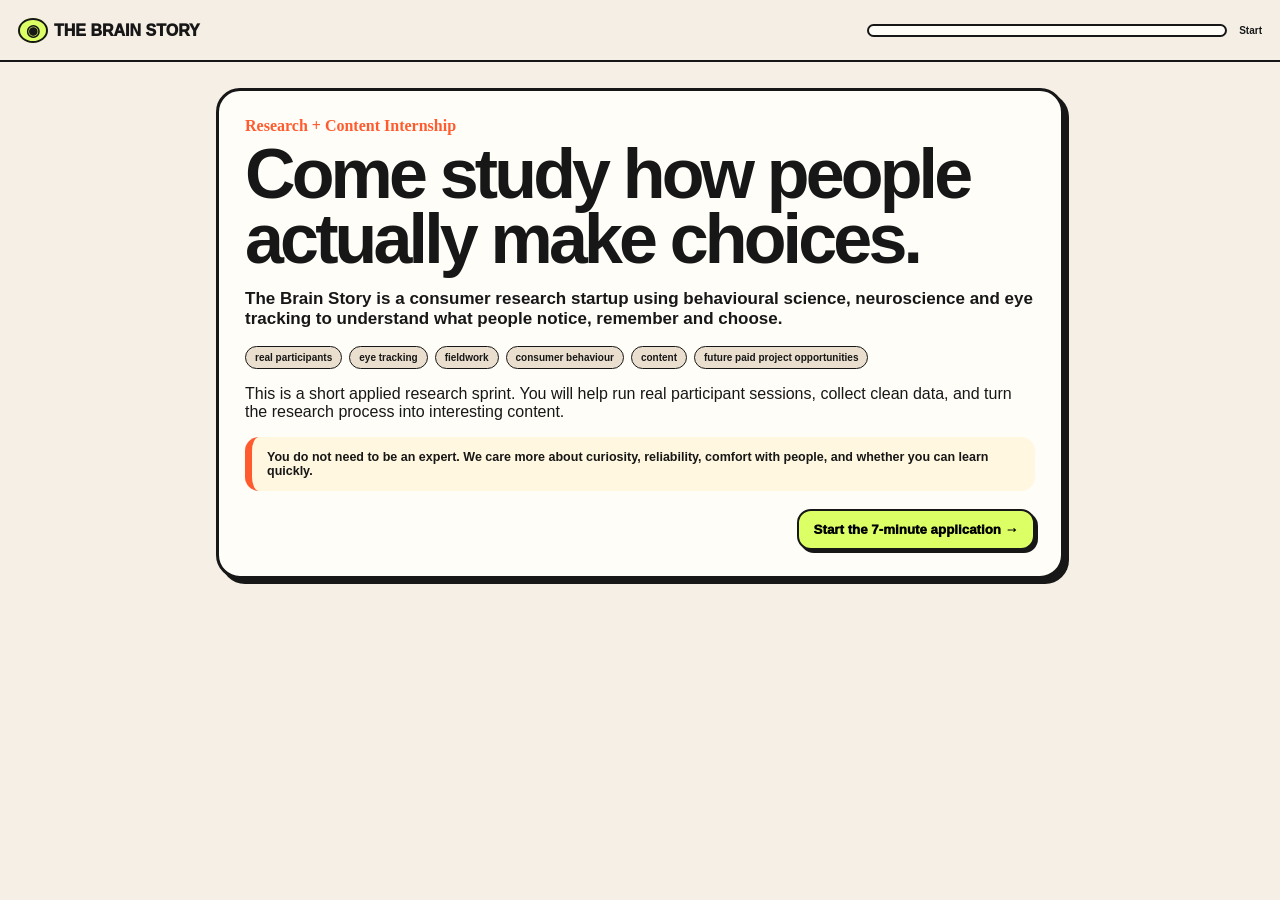
<file: frontend/apply.html>
<!doctype html>
<html lang="en">
<head>
<meta charset="utf-8"><meta name="viewport" content="width=device-width,initial-scale=1">
<title>The Brain Story | Research + Content Intern Application</title>
<style>
:root{--i:#171717;--p:#f5efe5;--w:#fffdf8;--o:#ff5b2e;--l:#ddff66;--b:#92cbff;--v:#c9afff;--pk:#ffbac8;--g:#ccefc1;--y:#fff1a6;--s:#eadfce;--m:#6b645b;--sh:5px 5px 0 var(--i);--f:Inter,Arial,sans-serif;--h:"Segoe Print","Comic Sans MS",cursive}
*{box-sizing:border-box}body{margin:0;background:var(--p);color:var(--i);font-family:var(--f);background-image:radial-gradient(rgba(23,23,23,.10) .7px,transparent .7px);background-size:20px 20px}
.top{position:sticky;top:0;z-index:20;height:62px;display:flex;align-items:center;gap:12px;border-bottom:2px solid var(--i);background:rgba(245,239,229,.95);padding:0 18px}.brand{font-weight:950}.brand span{background:var(--l);border:2px solid var(--i);border-radius:50%;padding:2px 6px;margin-right:6px}.ps{margin-left:auto;width:min(360px,42vw);height:13px;border:2px solid var(--i);border-radius:999px;background:var(--w);overflow:hidden}.pb{height:100%;width:0;background:var(--o);transition:.25s}.ctr{font-size:10px;font-weight:900;white-space:nowrap}
.wrap{max-width:880px;margin:auto;padding:26px 16px 70px}.screen{display:none}.screen.active{display:block}
.hero,.card,.task,.final{border:3px solid var(--i);border-radius:24px;background:var(--w);box-shadow:var(--sh);padding:26px}.k{font-family:var(--h);font-weight:900;color:var(--o)}h1{font-size:clamp(38px,7vw,70px);line-height:.93;letter-spacing:-.055em;margin:7px 0 14px}h2{font-size:31px;line-height:1;letter-spacing:-.04em;margin:0 0 7px}h3{font-size:18px;margin:0 0 6px}.lede{font-size:17px;font-weight:650}.chips,.opts{display:flex;flex-wrap:wrap;gap:7px}.chip,.tag{border:1.6px solid var(--i);border-radius:999px;background:var(--s);padding:5px 9px;font-size:10px;font-weight:900}
.note{border-left:7px solid var(--o);background:#fff7df;border-radius:14px;padding:13px 15px;font-size:12.5px;font-weight:700;margin-top:15px}.btn{border:2px solid var(--i);border-radius:14px;padding:11px 15px;background:var(--l);font-weight:950;box-shadow:3px 3px 0 var(--i);cursor:pointer}.btn.sec{background:var(--w)}.btn.dark{background:var(--i);color:#fff}.actions{display:flex;justify-content:space-between;gap:10px;margin-top:18px}
.head{display:flex;gap:12px;align-items:flex-start;margin-bottom:16px}.num{width:42px;height:42px;border:2px solid var(--i);border-radius:12px;background:var(--o);color:#fff;display:grid;place-items:center;font-family:var(--h);font-weight:950;transform:rotate(-3deg)}.head p{margin:0;color:var(--m);font-size:13px;font-weight:650}
.card{border-width:2px;border-radius:18px;box-shadow:4px 4px 0 var(--i);padding:18px;margin-bottom:14px}.blue{background:#eef8ff}.yellow{background:#fff9d8}.violet{background:#f4eeff}.pink{background:#fff0f3}.green{background:#f0faeb}
.q{margin-bottom:17px}.q:last-child{margin-bottom:0}.qt{display:block;font-size:14px;font-weight:900;margin-bottom:6px}.help{font-size:10.5px;color:var(--m);font-weight:650;margin-bottom:7px}input[type=text],input[type=email],input[type=tel],input[type=url],textarea,select{width:100%;border:2px solid var(--i);border-radius:12px;background:var(--w);padding:10px 11px;font:inherit;font-size:13px}textarea{min-height:90px;resize:vertical}.opt input{display:none}.opt span{display:block;border:1.6px solid var(--i);border-radius:999px;background:var(--w);padding:7px 10px;font-size:11px;font-weight:850;cursor:pointer}.opt input:checked+span{background:var(--l);box-shadow:2px 2px 0 var(--i)}
.g2{display:grid;grid-template-columns:1fr 1fr;gap:12px}.fun{border:3px solid var(--i);border-radius:18px;background:var(--y);padding:17px;box-shadow:4px 4px 0 var(--i);margin-bottom:14px}.mini{font-family:var(--h);font-size:13px;font-weight:900;color:var(--o)}.task{background:linear-gradient(135deg,#fff9d8,#eef8ff);padding:20px}.task h3{font-size:24px}.task ol{padding-left:21px;font-size:12.5px;font-weight:650}.final{text-align:center}.big{font-size:64px}.small{font-size:9.5px;color:var(--m);margin-top:12px}
@media(max-width:680px){.g2{grid-template-columns:1fr}.hero{padding:22px}.ps{width:30vw}}
</style>
</head>
<body>
<div class="top"><div class="brand"><span>◉</span>THE BRAIN STORY</div><div class="ps"><div id="pb" class="pb"></div></div><div id="ctr" class="ctr">Start</div></div>
<div class="wrap"><form id="f" novalidate>

<section class="screen active">
<div class="hero">
<div class="k">Research + Content Internship</div>
<h1>Come study how people actually make choices.</h1>
<p class="lede">The Brain Story is a consumer research startup using behavioural science, neuroscience and eye tracking to understand what people notice, remember and choose.</p>
<div class="chips"><span class="chip">real participants</span><span class="chip">eye tracking</span><span class="chip">fieldwork</span><span class="chip">consumer behaviour</span><span class="chip">content</span><span class="chip">future paid project opportunities</span></div>
<p>This is a short applied research sprint. You will help run real participant sessions, collect clean data, and turn the research process into interesting content.</p>
<div class="note">You do not need to be an expert. We care more about curiosity, reliability, comfort with people, and whether you can learn quickly.</div>
<div class="actions"><span></span><button type="button" class="btn next">Start the 7-minute application →</button></div>
</div></section>

<section class="screen">
<div class="head"><div class="num">01</div><div><h2>Hello, human.</h2><p>Basics first. Keep it easy.</p></div></div>
<div class="card blue">
<div class="g2"><div class="q"><label class="qt">Your name *</label><input required name="name" type="text"></div><div class="q"><label class="qt">Email *</label><input required name="email" type="email"></div><div class="q"><label class="qt">Phone / WhatsApp *</label><input required name="phone" type="tel"></div><div class="q"><label class="qt">City *</label><input required name="city" type="text"></div></div>
<div class="q"><label class="qt">What are you doing right now? *</label><div class="opts">
<label class="opt"><input required type="radio" name="stage" value="Undergraduate"><span>Undergraduate</span></label><label class="opt"><input type="radio" name="stage" value="Masters"><span>Masters</span></label><label class="opt"><input type="radio" name="stage" value="PhD"><span>PhD</span></label><label class="opt"><input type="radio" name="stage" value="Working"><span>Working</span></label><label class="opt"><input type="radio" name="stage" value="Other"><span>Other</span></label>
</div></div>
<div class="q"><label class="qt">Field / course / work</label><input name="field" type="text" placeholder="Psychology? Design? Marketing? Neuroscience? Something else?"></div>
</div>
<div class="fun"><div class="mini">Tiny personality test, without pretending it is psychology</div><div class="q"><label class="qt">Describe yourself in 3 words.</label><input name="three_words" type="text" placeholder="curious, chaotic, reliable"></div><div class="q"><label class="qt">One oddly useful skill you have?</label><input name="odd_skill" type="text" placeholder="Talking to strangers? Great at Excel? Finds good camera angles?"></div></div>
<div class="actions"><button type="button" class="btn sec prev">← Back</button><button type="button" class="btn next">Next →</button></div>
</section>

<section class="screen">
<div class="head"><div class="num">02</div><div><h2>Why this?</h2><p>Tell us what actually sounds interesting to you.</p></div></div>
<div class="card yellow">
<div class="q"><label class="qt">Why do you want to work with The Brain Story? *</label><textarea required name="why_tbs" maxlength="700" placeholder="No corporate language needed."></textarea></div>
<div class="q"><label class="qt">Which parts sound most like you?</label><div class="opts">
<label class="opt"><input type="checkbox" name="strengths" value="Participant sessions"><span>Participant sessions</span></label><label class="opt"><input type="checkbox" name="strengths" value="Talking to people"><span>Talking to people</span></label><label class="opt"><input type="checkbox" name="strengths" value="Research thinking"><span>Research thinking</span></label><label class="opt"><input type="checkbox" name="strengths" value="Content/video"><span>Content + video</span></label><label class="opt"><input type="checkbox" name="strengths" value="Spreadsheets/detail"><span>Spreadsheets + detail</span></label><label class="opt"><input type="checkbox" name="strengths" value="Market research"><span>Market research</span></label>
</div></div>
<div class="q"><label class="qt">What would make this internship worth your time?</label><textarea name="what_you_want" maxlength="500" placeholder="A skill? Real experience? Portfolio? Future paid work?"></textarea></div>
</div>
<div class="actions"><button type="button" class="btn sec prev">← Back</button><button type="button" class="btn next">Next →</button></div>
</section>

<section class="screen">
<div class="head"><div class="num">03</div><div><h2>Your research brain.</h2><p>No experience is completely fine.</p></div></div>
<div class="card violet">
<div class="q"><label class="qt">Have you collected data from real participants?</label><div class="opts">
<label class="opt"><input type="radio" name="participant_data" value="Yes, independently"><span>Yes, independently</span></label><label class="opt"><input type="radio" name="participant_data" value="Yes, in a team"><span>Yes, in a team</span></label><label class="opt"><input type="radio" name="participant_data" value="Coursework only"><span>Coursework only</span></label><label class="opt"><input type="radio" name="participant_data" value="Never"><span>Never</span></label>
</div></div>
<div class="q"><label class="qt">If yes, what did you actually do?</label><textarea name="data_exp" maxlength="500" placeholder="Recruitment, surveys, interviews, experiments, EEG, eye tracking, fieldwork..."></textarea></div>
<div class="q"><label class="qt">Tools you have touched before</label><div class="opts">
<label class="opt"><input type="checkbox" name="tools" value="Google Forms"><span>Google Forms</span></label><label class="opt"><input type="checkbox" name="tools" value="Excel/Sheets"><span>Excel / Sheets</span></label><label class="opt"><input type="checkbox" name="tools" value="Qualtrics"><span>Qualtrics</span></label><label class="opt"><input type="checkbox" name="tools" value="R/Python"><span>R / Python</span></label><label class="opt"><input type="checkbox" name="tools" value="SPSS/JASP"><span>SPSS / JASP</span></label><label class="opt"><input type="checkbox" name="tools" value="Eye tracking"><span>Eye tracking</span></label><label class="opt"><input type="checkbox" name="tools" value="None yet"><span>None yet</span></label>
</div></div>
</div>
<div class="fun"><div class="mini">Fieldwork reality check</div><div class="q"><label class="qt">A participant joins 15 minutes late. Their webcam is dark and the room is noisy. What do you do?</label><textarea name="field_scenario" maxlength="600" placeholder="No perfect answer. We want to see how you think."></textarea></div></div>
<div class="actions"><button type="button" class="btn sec prev">← Back</button><button type="button" class="btn next">Next →</button></div>
</section>

<section class="screen">
<div class="head"><div class="num">04</div><div><h2>Your content brain.</h2><p>Everyone will help us explain the research too.</p></div></div>
<div class="card pink">
<div class="q"><label class="qt">Have you made content before?</label><div class="opts">
<label class="opt"><input type="radio" name="content_exp" value="Regularly"><span>Regularly</span></label><label class="opt"><input type="radio" name="content_exp" value="A little"><span>A little</span></label><label class="opt"><input type="radio" name="content_exp" value="Behind the scenes"><span>Mostly BTS</span></label><label class="opt"><input type="radio" name="content_exp" value="Want to learn"><span>No, but want to learn</span></label>
</div></div>
<div class="q"><label class="qt">Link something you are proud of</label><input name="content_link" type="url" placeholder="Instagram / YouTube / portfolio / Drive"></div>
<div class="q"><label class="qt">What can you comfortably do?</label><div class="opts">
<label class="opt"><input type="checkbox" name="content_skills" value="Shoot phone video"><span>Shoot phone video</span></label><label class="opt"><input type="checkbox" name="content_skills" value="Edit reels"><span>Edit reels</span></label><label class="opt"><input type="checkbox" name="content_skills" value="Write hooks"><span>Write hooks</span></label><label class="opt"><input type="checkbox" name="content_skills" value="Design carousels"><span>Design carousels</span></label><label class="opt"><input type="checkbox" name="content_skills" value="Speak on camera"><span>Speak on camera</span></label><label class="opt"><input type="checkbox" name="content_skills" value="None yet"><span>None yet</span></label>
</div></div>
<div class="q"><label class="qt">Give us one reel idea around this line:</label><div class="note" style="margin:0 0 8px"><b>“What people say they notice is not always what their eyes actually look at.”</b></div><textarea name="reel_idea" maxlength="600" placeholder="Hook + what we show + how it ends."></textarea></div>
</div>
<div class="actions"><button type="button" class="btn sec prev">← Back</button><button type="button" class="btn next">Next →</button></div>
</section>

<section class="screen">
<div class="head"><div class="num">05</div><div><h2>The 10-minute challenge.</h2><p>Please do not spend an hour on this.</p></div></div>
<div class="task">
<div class="k">Mini consumer research challenge</div>
<h3>Imagine a new chewable product for everyday energy and focus.</h3>
<p>It is meant for students and young professionals who currently rely on coffee, energy drinks or similar products.</p>
<ol>
<li>Spend about <b>10 minutes</b> looking at this space online.</li>
<li>Tell us <b>3 things products in this space keep saying</b>.</li>
<li>Tell us <b>1 thing that feels repetitive or boring</b>.</li>
<li>Tell us <b>1 thing you would want to learn from real consumers before launch</b>.</li>
<li>In <b>3 simple steps</b>, tell us how you would test that question.</li>
</ol>
<p class="help">No jargon needed. We are looking for observation, curiosity and whether your test makes sense.</p>
<div class="q"><label class="qt">Three things you noticed *</label><textarea required name="task_three" maxlength="800" placeholder="1. ...&#10;2. ...&#10;3. ..."></textarea></div>
<div class="q"><label class="qt">What feels repetitive or boring?</label><textarea name="task_boring" maxlength="450"></textarea></div>
<div class="q"><label class="qt">What would you want to learn from consumers?</label><textarea name="task_question" maxlength="450"></textarea></div>
<div class="q"><label class="qt">How would you test it in 3 simple steps?</label><textarea name="task_design" maxlength="700" placeholder="Step 1...&#10;Step 2...&#10;Step 3..."></textarea></div>
</div>
<div class="actions"><button type="button" class="btn sec prev">← Back</button><button type="button" class="btn next">Next →</button></div>
</section>

<section class="screen">
<div class="head"><div class="num">06</div><div><h2>Can this work practically?</h2><p>Boring questions. Useful answers.</p></div></div>
<div class="card green">
<div class="q"><label class="qt">Can you commit to a focused 3 to 4 week sprint?</label><div class="opts">
<label class="opt"><input required type="radio" name="commit" value="Yes"><span>Yes</span></label><label class="opt"><input type="radio" name="commit" value="Need details"><span>Probably, need details</span></label><label class="opt"><input type="radio" name="commit" value="No"><span>No</span></label>
</div></div>
<div class="q"><label class="qt">Roughly how much time can you give each week?</label><select name="hours"><option value="">Choose one</option><option>3-5 hours</option><option>5-8 hours</option><option>8-12 hours</option><option>12+ hours</option></select></div>
<div class="q"><label class="qt">Can you occasionally travel locally for fieldwork if expenses are covered?</label><div class="opts"><label class="opt"><input type="radio" name="travel" value="Yes"><span>Yes</span></label><label class="opt"><input type="radio" name="travel" value="Sometimes"><span>Sometimes</span></label><label class="opt"><input type="radio" name="travel" value="No"><span>No</span></label></div></div>
<div class="q"><label class="qt">Do you have access to these?</label><div class="opts"><label class="opt"><input type="checkbox" name="devices" value="Laptop webcam"><span>Laptop + webcam</span></label><label class="opt"><input type="checkbox" name="devices" value="Phone camera"><span>Phone with decent camera</span></label><label class="opt"><input type="checkbox" name="devices" value="Stable internet"><span>Stable internet</span></label></div></div>
<div class="q"><label class="qt">Anything we should know about your schedule?</label><textarea name="schedule_notes" maxlength="400"></textarea></div>
</div>
<div class="note">Strong performers may be invited first for future paid TBS project roles, depending on performance and project availability.</div>
<div class="actions"><button type="button" class="btn sec prev">← Back</button><button type="button" class="btn next">Last page →</button></div>
</section>

<section class="screen">
<div class="head"><div class="num">07</div><div><h2>One last thing.</h2><p>This often tells us more than a CV.</p></div></div>
<div class="fun">
<div class="q"><label class="qt">What is something you are unusually curious about right now?</label><textarea name="curiosity" maxlength="500" placeholder="Research, people, culture, sport, food, the internet, anything."></textarea></div>
<div class="q"><label class="qt">Anything else you want us to know?</label><textarea name="anything_else" maxlength="500"></textarea></div>
</div>
<div class="card"><p style="font-size:12px"><b>Before you submit:</b> this is an application to the TBS Research + Content Internship. We may contact shortlisted applicants for a short conversation. Information here is used for this recruitment process and related future TBS project opportunities.</p></div>
<div class="actions"><button type="button" class="btn sec prev">← Back</button><button type="submit" class="btn dark">Send application ✓</button></div>
<div class="small">Your responses are sent securely to The Brain Story. If the connection fails, a backup file downloads so nothing is lost.</div>
</section>

<section class="screen">
<div class="final"><div class="big">🧠✨</div><h2>Application received.</h2><p>Thanks for actually thinking through it.</p><p>If shortlisted, we will reach out with the next step.</p></div>
</section>

</form></div>
<script>
const SUBMIT_ENDPOINT="/api/applications";
const f=document.getElementById("f"),S=[...document.querySelectorAll(".screen")],pb=document.getElementById("pb"),ctr=document.getElementById("ctr");let c=0;
function show(n){c=n;S.forEach((s,i)=>s.classList.toggle("active",i===n));pb.style.width=(n===0?0:Math.min(100,n/7*100))+"%";ctr.textContent=n===0?"Start":(n===8?"Done":n+" / 7");scrollTo(0,0)}
function valid(){for(const e of S[c].querySelectorAll("[required]")){if(e.type==="radio"){if(!S[c].querySelector('input[name="'+e.name+'"]:checked'))return false}else if(!e.value.trim())return false}return true}
function firstInvalidScreen(){for(let i=0;i<S.length;i++){for(const e of S[i].querySelectorAll("[required]")){if(e.type==="radio"){if(!S[i].querySelector('input[name="'+e.name+'"]:checked'))return i}else if(!e.value.trim())return i}}return -1}
document.querySelectorAll(".next").forEach(b=>b.onclick=()=>valid()?show(Math.min(c+1,7)):alert("A couple of required questions are still empty."));
document.querySelectorAll(".prev").forEach(b=>b.onclick=()=>show(Math.max(c-1,0)));
function obj(){const d=new FormData(f),o={};for(const[k,v]of d.entries()){if(o[k]){if(!Array.isArray(o[k]))o[k]=[o[k]];o[k].push(v)}else o[k]=v}o.submitted_at=new Date().toISOString();return o}
function backup(o){const n=(o.name||"applicant").replace(/[^a-z0-9]+/gi,"_");const b=new Blob([JSON.stringify(o,null,2)],{type:"application/json"}),a=document.createElement("a");a.href=URL.createObjectURL(b);a.download="TBS_Intern_Application_"+n+".json";a.click()}
f.onsubmit=async e=>{e.preventDefault();const bad=firstInvalidScreen();if(bad>=0){show(bad);alert("A couple of required questions are still empty.");return}const o=obj();try{if(SUBMIT_ENDPOINT){const r=await fetch(SUBMIT_ENDPOINT,{method:"POST",headers:{"Content-Type":"application/json"},body:JSON.stringify(o)});if(!r.ok)throw Error()}else backup(o);show(8)}catch(x){backup(o);alert("Online submission failed, so a backup file was downloaded.");show(8)}}
</script>
</body></html>
</file>
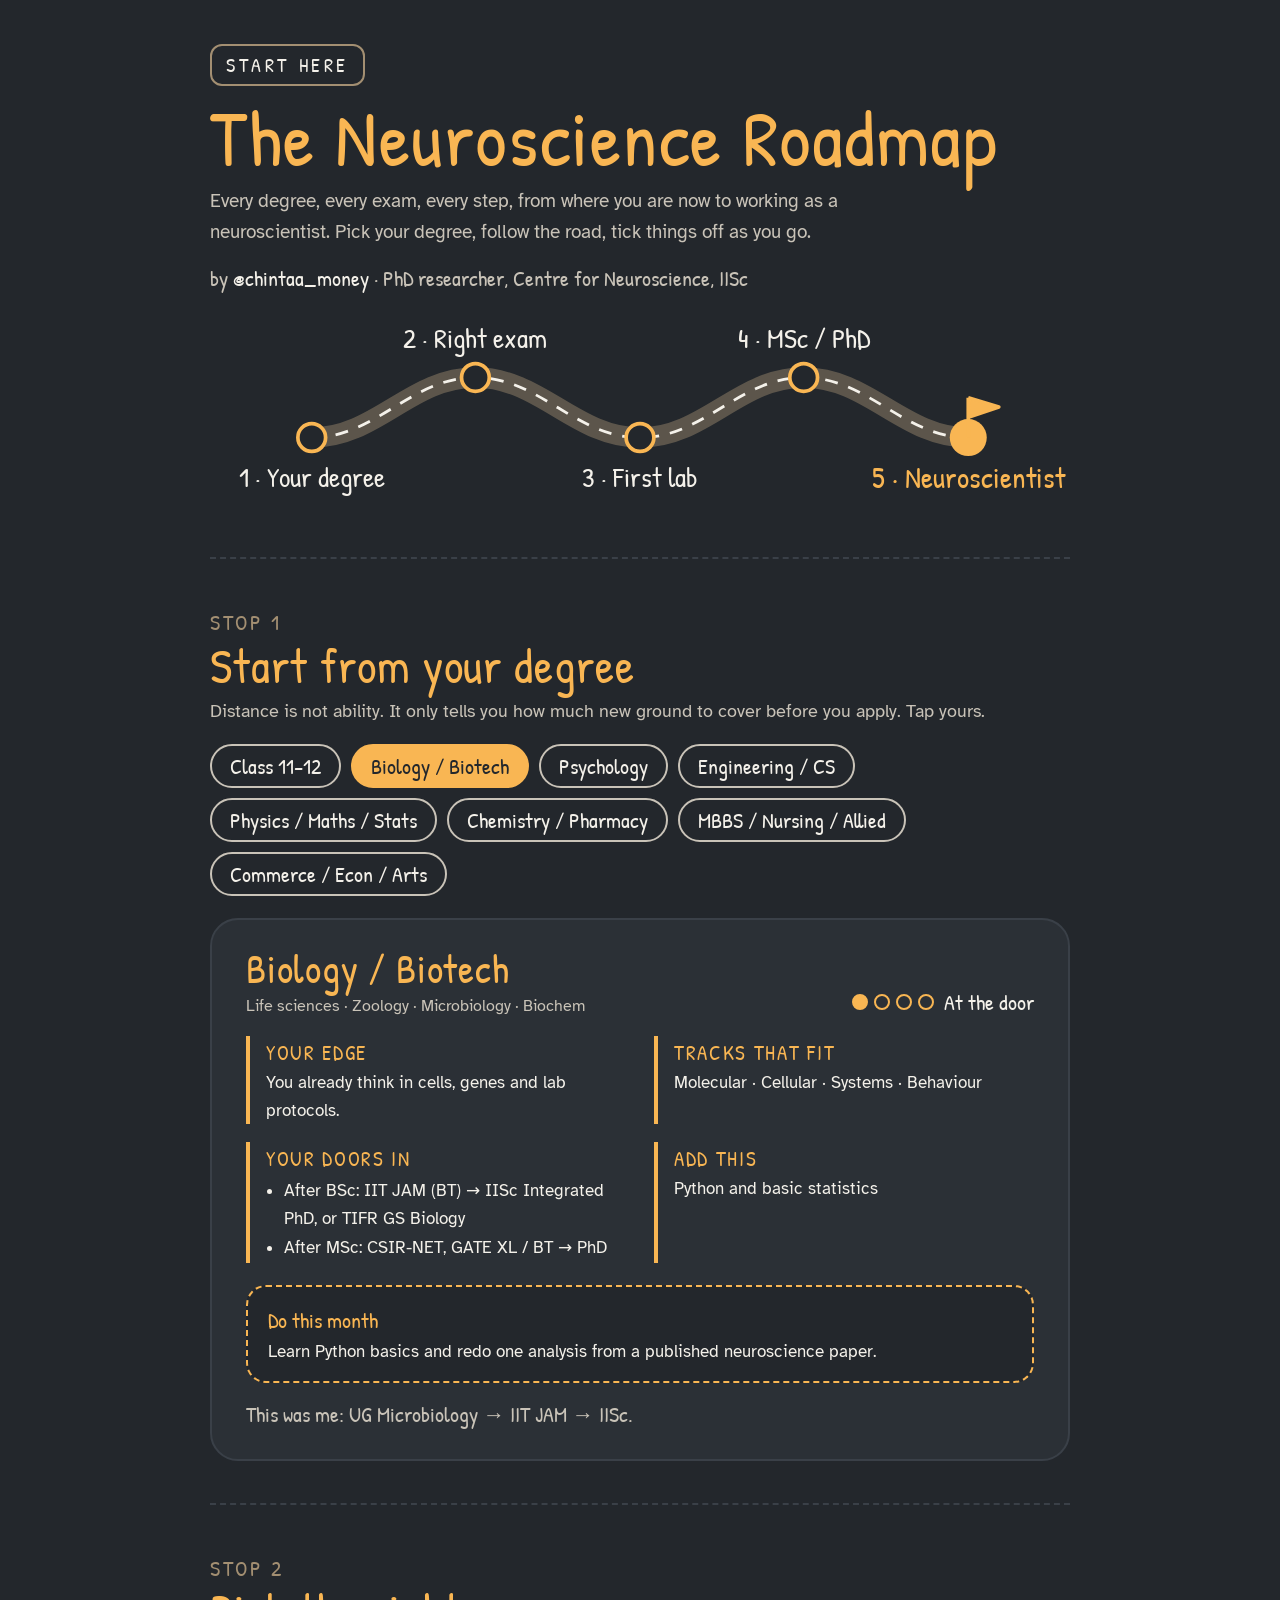
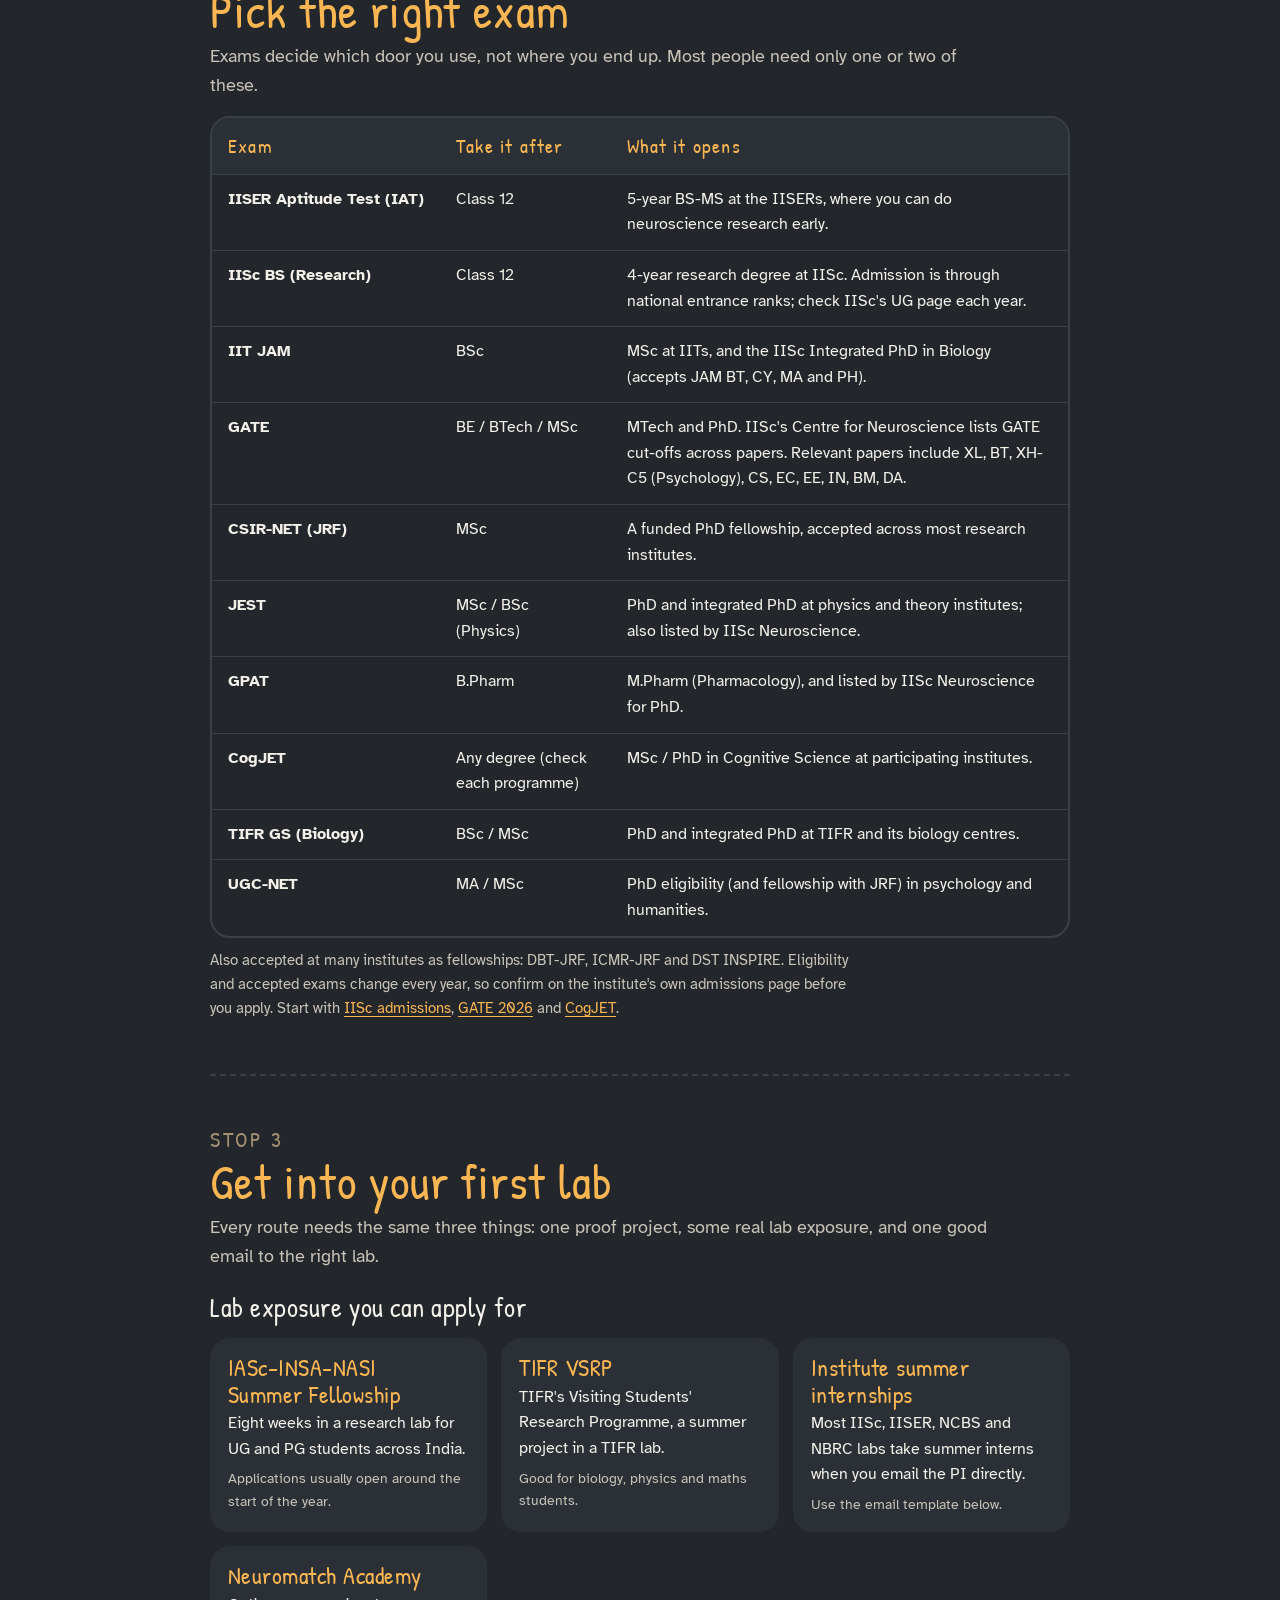
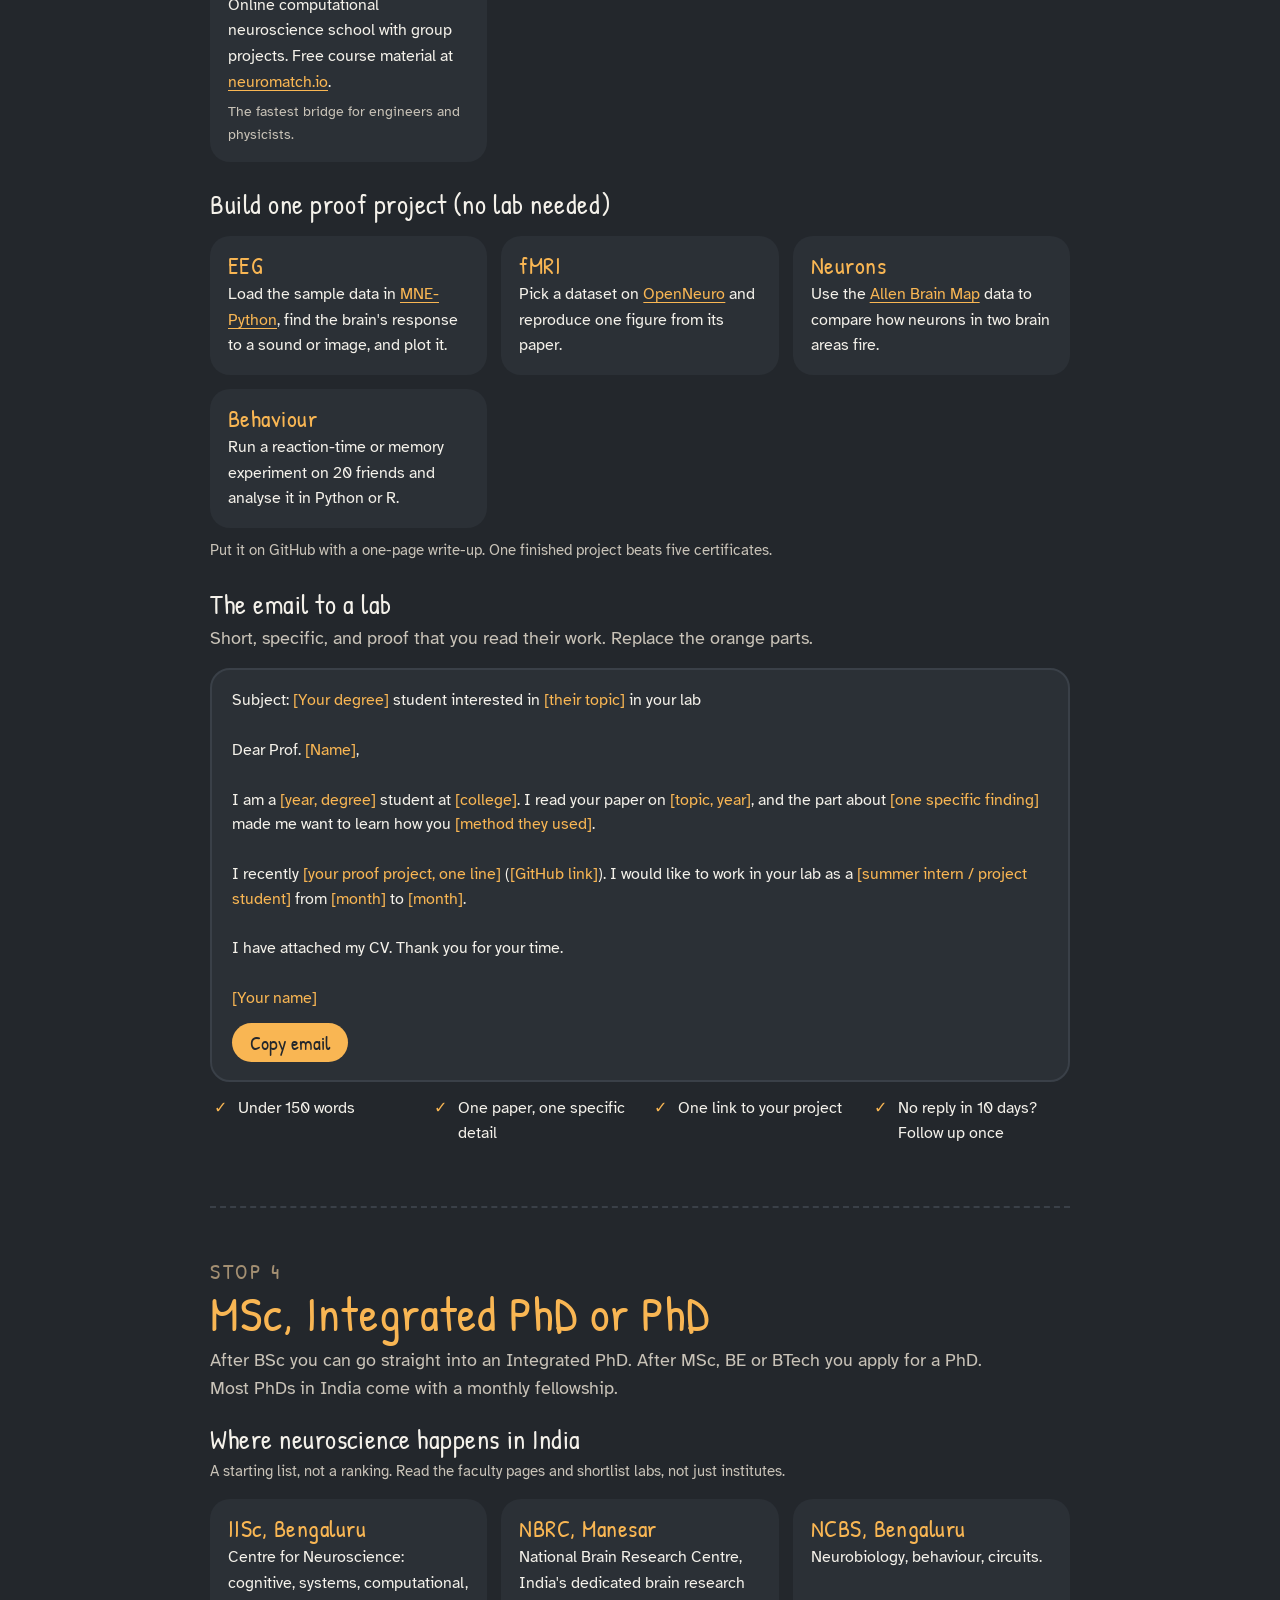
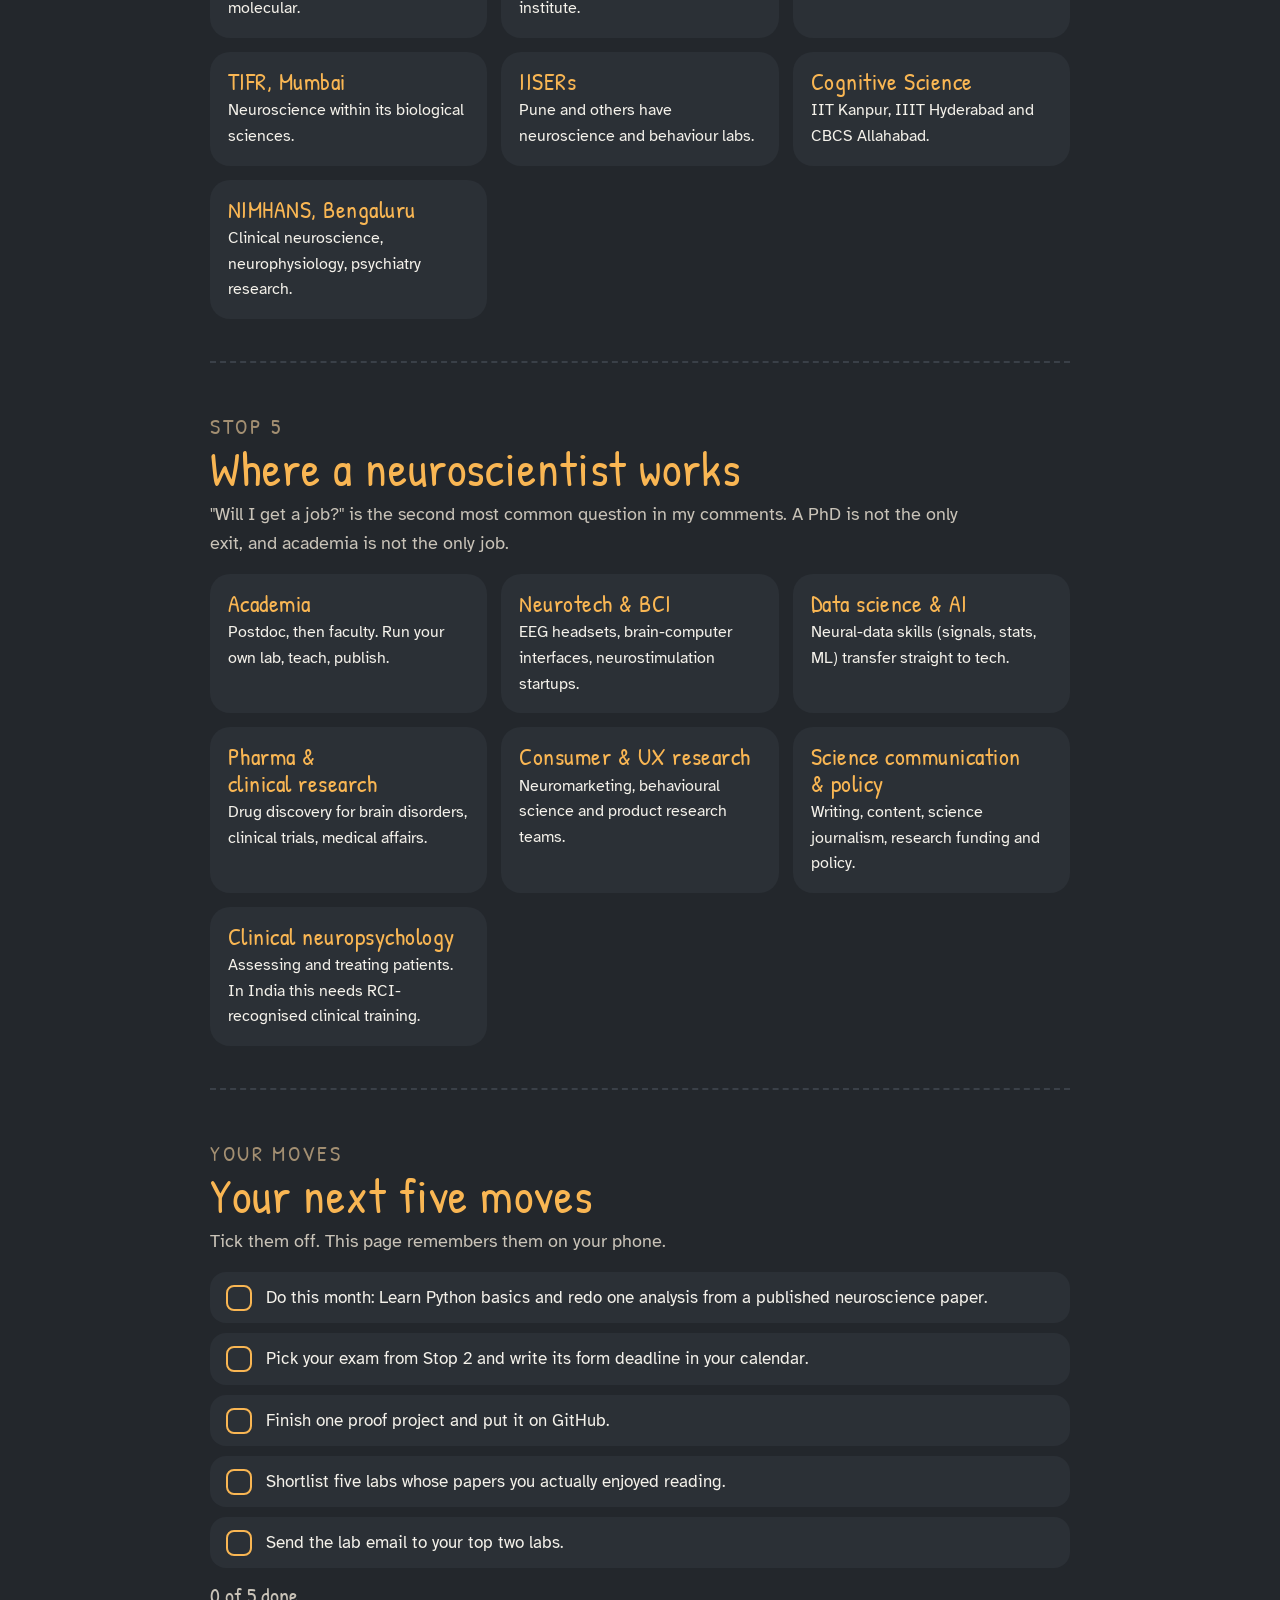
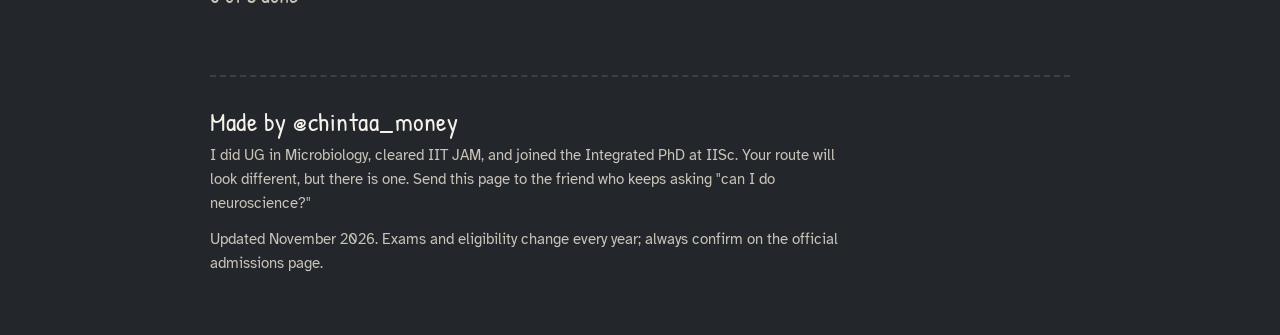
<file: frontend/roadmap.html>
<!doctype html>
<html lang="en"><head>
<meta charset="utf-8">
<meta name="viewport" content="width=device-width,initial-scale=1,viewport-fit=cover">
<meta property="og:title" content="The Neuroscience Roadmap">
<meta property="og:description" content="Every degree, every exam, every step into neuroscience. By @chintaa_money.">
<title>The Neuroscience Roadmap</title>
<meta name="claude:viewport-fit-sides" content="cover">
<link rel="preconnect" href="https://fonts.googleapis.com">
<link href="https://fonts.googleapis.com/css2?family=Patrick+Hand&family=Atkinson+Hyperlegible:ital,wght@0,400;0,700;1,400&display=swap" rel="stylesheet">
<style>
/* Layout: one long road down the page; each stop on the carousel's road is a section, the degree picker is the first stop. Single dark look = @chintaa_money carousel brand. */
:root{
  --bg:#23272C; --panel:#2B3036; --line:#3A4048;
  --fg:#F4F1EA; --dim:#C9C3B8; --tan:#A38F72;
  --or:#F9B653; --ink:#23272C;
  --hand:'Patrick Hand','Comic Sans MS','Segoe Print',cursive;
  --text:'Atkinson Hyperlegible',system-ui,-apple-system,'Segoe UI',sans-serif;
  color-scheme:dark;
}
*{box-sizing:border-box}
body{background:var(--bg);color:var(--fg);font-family:var(--text);font-size:17px;line-height:1.6;margin:0;
  padding-left:max(16px,env(safe-area-inset-left,0px));padding-right:max(16px,env(safe-area-inset-right,0px));padding-block:0 48px}
.wrap{max-width:860px;margin:0 auto}
a{color:var(--or);text-underline-offset:3px}
a:focus-visible,button:focus-visible,label:focus-within{outline:3px solid var(--or);outline-offset:3px;border-radius:8px}
h1,h2,h3,.hand{font-family:var(--hand);font-weight:400;letter-spacing:.02em;text-wrap:balance}
h1{font-size:clamp(46px,9vw,78px);line-height:.98;color:var(--or);margin:14px 0 10px}
h2{font-size:clamp(34px,6vw,48px);line-height:1.05;color:var(--or);margin:0 0 6px}
h3{font-size:27px;line-height:1.1;margin:0 0 4px;color:var(--fg)}
p{margin:0 0 12px;max-width:65ch}
.pill{display:inline-block;font-family:var(--hand);font-size:20px;letter-spacing:.18em;border:2px solid var(--tan);border-radius:12px;padding:3px 14px;color:var(--fg)}
.lede{font-size:19px;color:var(--dim);max-width:58ch}
.by{font-family:var(--hand);font-size:22px;color:var(--dim);margin-top:14px}
.by b{color:var(--fg);font-weight:400}

header{padding-block:44px 8px}
/* road nav */
.roadnav{margin:26px 0 8px;overflow-x:auto}
.roadnav svg{display:block;width:100%;min-width:560px;height:auto;font-family:var(--hand)}
.roadnav a text{fill:var(--fg);transition:fill .15s}
.roadnav a:hover text,.roadnav a:focus text{fill:var(--or)}
.roadnav a:hover circle.stop{fill:var(--or)}

section.stop{padding-block:46px 8px;border-top:2px dashed var(--line);margin-top:34px}
.stopno{font-family:var(--hand);color:var(--tan);font-size:22px;letter-spacing:.12em}
.why{color:var(--dim);font-size:18px}

/* degree picker */
.chips{display:flex;flex-wrap:wrap;gap:10px;margin:18px 0 22px}
.chip{font-family:var(--hand);font-size:22px;line-height:1.1;color:var(--fg);background:transparent;border:2px solid var(--dim);border-radius:40px;padding:8px 18px;cursor:pointer}
.chip:hover{border-color:var(--or)}
.chip[aria-pressed="true"]{background:var(--or);border-color:var(--or);color:var(--ink)}
.route{background:var(--panel);border:2px solid var(--line);border-radius:28px;padding:26px clamp(18px,4vw,34px)}
.route-head{display:flex;flex-wrap:wrap;justify-content:space-between;gap:10px 20px;align-items:flex-end;margin-bottom:16px}
.route-head h3{font-size:clamp(30px,5vw,40px);color:var(--or)}
.route-head .sub{color:var(--dim);font-size:16px}
.meter{display:flex;align-items:center;gap:10px;font-family:var(--hand);font-size:22px}
.dots{display:flex;gap:6px}
.dots i{width:16px;height:16px;border-radius:50%;border:2.5px solid var(--or);display:block}
.dots i.on{background:var(--or)}
.grid{display:grid;grid-template-columns:repeat(2,minmax(0,1fr));gap:18px 28px}
.blk{border-left:4px solid var(--or);padding-left:16px;min-width:0}
.blk b{display:block;font-family:var(--hand);font-weight:400;color:var(--or);font-size:21px;letter-spacing:.08em}
.blk ul{margin:2px 0 0;padding-left:18px}
.blk li{margin:2px 0}
.first{margin-top:22px;background:var(--bg);border:2px dashed var(--or);border-radius:20px;padding:16px 20px}
.first b{font-family:var(--hand);font-weight:400;color:var(--or);font-size:22px;display:block}
.quote{font-family:var(--hand);font-size:22px;color:var(--dim);margin-top:14px}

/* exams */
.tablewrap{overflow-x:auto;margin-top:16px;border:2px solid var(--line);border-radius:20px}
table{border-collapse:collapse;width:100%;min-width:620px;font-size:16px}
th,td{text-align:left;padding:12px 16px;vertical-align:top;border-bottom:1px solid var(--line)}
tr:last-child td{border-bottom:0}
th{font-family:var(--hand);font-weight:400;font-size:20px;color:var(--or);letter-spacing:.06em;background:var(--panel)}
td:first-child{font-weight:700;white-space:nowrap}
.note{font-size:15px;color:var(--dim);margin-top:10px}

/* cards */
.cards{display:grid;grid-template-columns:repeat(auto-fill,minmax(240px,1fr));gap:14px;margin-top:16px}
.card{background:var(--panel);border-radius:20px;padding:16px 18px;min-width:0}
.card h3{font-size:24px;color:var(--or)}
.card p{font-size:16px;margin:0;color:var(--fg)}
.card .k{font-size:14px;color:var(--dim);margin-top:6px}

/* email */
.email{position:relative;background:var(--panel);border:2px solid var(--line);border-radius:20px;padding:18px 20px;margin-top:16px}
.email pre{margin:0;white-space:pre-wrap;font-family:var(--text);font-size:16px;line-height:1.55;color:var(--fg)}
.email .ph{color:var(--or)}
.copy{font-family:var(--hand);font-size:20px;background:var(--or);color:var(--ink);border:0;border-radius:30px;padding:6px 18px;cursor:pointer;margin-top:12px}
.rules{display:grid;grid-template-columns:repeat(auto-fit,minmax(200px,1fr));gap:10px 20px;margin-top:14px;padding:0;list-style:none}
.rules li{padding-left:28px;position:relative;font-size:16px}
.rules li::before{content:"✓";position:absolute;left:4px;color:var(--or);font-weight:700}

/* checklist */
.check{list-style:none;padding:0;margin:16px 0 0;display:grid;gap:10px}
.check label{display:flex;gap:14px;align-items:flex-start;background:var(--panel);border-radius:16px;padding:12px 16px;cursor:pointer}
.check input{appearance:none;flex:none;width:26px;height:26px;border:2.5px solid var(--or);border-radius:8px;margin:1px 0 0;display:grid;place-content:center;cursor:pointer}
.check input:checked{background:var(--or)}
.check input:checked::after{content:"✓";color:var(--ink);font-weight:700;font-size:17px}
.check input:checked + span{color:var(--dim);text-decoration:line-through}
.progress{font-family:var(--hand);font-size:22px;color:var(--dim);margin-top:10px}

footer{margin-top:54px;padding-top:24px;border-top:2px dashed var(--line);color:var(--dim);font-size:15px}
footer .hand{font-size:26px;color:var(--fg)}

@media (max-width:620px){
  .grid{grid-template-columns:minmax(0,1fr)}
  body{font-size:16px}
  table{min-width:0}
  thead{display:none}
  tr{display:block;padding:12px 16px;border-bottom:1px solid var(--line)}
  tr:last-child{border-bottom:0}
  td{display:block;border:0;padding:1px 0}
  td:first-child{white-space:normal;color:var(--or);font-size:17px}
  td:nth-child(2){color:var(--dim);font-size:14px}
  td:nth-child(2)::before{content:"Take it after: "}
}
@media (prefers-reduced-motion:reduce){*{transition:none!important;scroll-behavior:auto!important}}
html{scroll-behavior:smooth}
</style>
</head>
<body>

<div class="wrap">
<header>
  <span class="pill">START HERE</span>
  <h1>The Neuroscience Roadmap</h1>
  <p class="lede">Every degree, every exam, every step, from where you are now to working as a neuroscientist. Pick your degree, follow the road, tick things off as you go.</p>
  <div class="by">by <b>@chintaa_money</b> · PhD researcher, Centre for Neuroscience, IISc</div>

  <nav class="roadnav" aria-label="Roadmap stops">
    <svg viewBox="-30 0 930 200" role="img" aria-label="Road with five stops: your degree, right exam, first lab, MSc or PhD, neuroscientist">
      <path d="M80 125 C150 125 187 60 257 60 C327 60 365 125 435 125 C505 125 542 60 612 60 C682 60 720 125 790 125" fill="none" stroke="#A38F72" stroke-opacity=".45" stroke-width="22" stroke-linecap="round"/>
      <path d="M80 125 C150 125 187 60 257 60 C327 60 365 125 435 125 C505 125 542 60 612 60 C682 60 720 125 790 125" fill="none" stroke="#F4F1EA" stroke-width="3" stroke-dasharray="14 12"/>
      <a href="#degree"><circle class="stop" cx="80" cy="125" r="15" fill="#23272C" stroke="#F9B653" stroke-width="4"/><text x="80" y="178" text-anchor="middle" font-size="30">1 · Your degree</text></a>
      <a href="#exams"><circle class="stop" cx="257" cy="60" r="15" fill="#23272C" stroke="#F9B653" stroke-width="4"/><text x="257" y="28" text-anchor="middle" font-size="30">2 · Right exam</text></a>
      <a href="#lab"><circle class="stop" cx="435" cy="125" r="15" fill="#23272C" stroke="#F9B653" stroke-width="4"/><text x="435" y="178" text-anchor="middle" font-size="30">3 · First lab</text></a>
      <a href="#phd"><circle class="stop" cx="612" cy="60" r="15" fill="#23272C" stroke="#F9B653" stroke-width="4"/><text x="612" y="28" text-anchor="middle" font-size="30">4 · MSc / PhD</text></a>
      <a href="#careers"><circle cx="790" cy="125" r="20" fill="#F9B653"/><path d="M790 125 V82 M790 82 L823 92 L790 103" fill="#F9B653" stroke="#F9B653" stroke-width="4" stroke-linejoin="round"/><text x="790" y="180" text-anchor="middle" font-size="32" fill="#F9B653" style="fill:#F9B653">5 · Neuroscientist</text></a>
    </svg>
  </nav>
</header>

<section class="stop" id="degree" aria-labelledby="h-degree">
  <div class="stopno">STOP 1</div>
  <h2 id="h-degree">Start from your degree</h2>
  <p class="why">Distance is not ability. It only tells you how much new ground to cover before you apply. Tap yours.</p>
  <div class="chips" role="group" aria-label="Choose your degree" id="chips"></div>
  <div class="route" id="route" aria-live="polite"></div>
</section>

<section class="stop" id="exams" aria-labelledby="h-exams">
  <div class="stopno">STOP 2</div>
  <h2 id="h-exams">Pick the right exam</h2>
  <p class="why">Exams decide which door you use, not where you end up. Most people need only one or two of these.</p>
  <div class="tablewrap">
    <table>
      <thead><tr><th>Exam</th><th>Take it after</th><th>What it opens</th></tr></thead>
      <tbody>
        <tr><td>IISER Aptitude Test (IAT)</td><td>Class 12</td><td>5-year BS-MS at the IISERs, where you can do neuroscience research early.</td></tr>
        <tr><td>IISc BS (Research)</td><td>Class 12</td><td>4-year research degree at IISc. Admission is through national entrance ranks; check IISc's UG page each year.</td></tr>
        <tr><td>IIT JAM</td><td>BSc</td><td>MSc at IITs, and the IISc Integrated PhD in Biology (accepts JAM BT, CY, MA and PH).</td></tr>
        <tr><td>GATE</td><td>BE / BTech / MSc</td><td>MTech and PhD. IISc's Centre for Neuroscience lists GATE cut-offs across papers. Relevant papers include XL, BT, XH-C5 (Psychology), CS, EC, EE, IN, BM, DA.</td></tr>
        <tr><td>CSIR-NET (JRF)</td><td>MSc</td><td>A funded PhD fellowship, accepted across most research institutes.</td></tr>
        <tr><td>JEST</td><td>MSc / BSc (Physics)</td><td>PhD and integrated PhD at physics and theory institutes; also listed by IISc Neuroscience.</td></tr>
        <tr><td>GPAT</td><td>B.Pharm</td><td>M.Pharm (Pharmacology), and listed by IISc Neuroscience for PhD.</td></tr>
        <tr><td>CogJET</td><td>Any degree (check each programme)</td><td>MSc / PhD in Cognitive Science at participating institutes.</td></tr>
        <tr><td>TIFR GS (Biology)</td><td>BSc / MSc</td><td>PhD and integrated PhD at TIFR and its biology centres.</td></tr>
        <tr><td>UGC-NET</td><td>MA / MSc</td><td>PhD eligibility (and fellowship with JRF) in psychology and humanities.</td></tr>
      </tbody>
    </table>
  </div>
  <p class="note">Also accepted at many institutes as fellowships: DBT-JRF, ICMR-JRF and DST INSPIRE. Eligibility and accepted exams change every year, so confirm on the institute's own admissions page before you apply. Start with <a href="https://www.iisc.ac.in/admissions/ph-d-integratedprogrammes/" target="_blank" rel="noopener">IISc admissions</a>, <a href="https://gate2026.iitg.ac.in" target="_blank" rel="noopener">GATE 2026</a> and <a href="https://cogjet.iitk.ac.in" target="_blank" rel="noopener">CogJET</a>.</p>
</section>

<section class="stop" id="lab" aria-labelledby="h-lab">
  <div class="stopno">STOP 3</div>
  <h2 id="h-lab">Get into your first lab</h2>
  <p class="why">Every route needs the same three things: one proof project, some real lab exposure, and one good email to the right lab.</p>

  <h3 style="margin-top:22px">Lab exposure you can apply for</h3>
  <div class="cards">
    <div class="card"><h3>IASc–INSA–NASI Summer Fellowship</h3><p>Eight weeks in a research lab for UG and PG students across India.</p><div class="k">Applications usually open around the start of the year.</div></div>
    <div class="card"><h3>TIFR VSRP</h3><p>TIFR's Visiting Students' Research Programme, a summer project in a TIFR lab.</p><div class="k">Good for biology, physics and maths students.</div></div>
    <div class="card"><h3>Institute summer internships</h3><p>Most IISc, IISER, NCBS and NBRC labs take summer interns when you email the PI directly.</p><div class="k">Use the email template below.</div></div>
    <div class="card"><h3>Neuromatch Academy</h3><p>Online computational neuroscience school with group projects. Free course material at <a href="https://neuromatch.io" target="_blank" rel="noopener">neuromatch.io</a>.</p><div class="k">The fastest bridge for engineers and physicists.</div></div>
  </div>

  <h3 style="margin-top:28px">Build one proof project (no lab needed)</h3>
  <div class="cards">
    <div class="card"><h3>EEG</h3><p>Load the sample data in <a href="https://mne.tools" target="_blank" rel="noopener">MNE-Python</a>, find the brain's response to a sound or image, and plot it.</p></div>
    <div class="card"><h3>fMRI</h3><p>Pick a dataset on <a href="https://openneuro.org" target="_blank" rel="noopener">OpenNeuro</a> and reproduce one figure from its paper.</p></div>
    <div class="card"><h3>Neurons</h3><p>Use the <a href="https://portal.brain-map.org" target="_blank" rel="noopener">Allen Brain Map</a> data to compare how neurons in two brain areas fire.</p></div>
    <div class="card"><h3>Behaviour</h3><p>Run a reaction-time or memory experiment on 20 friends and analyse it in Python or R.</p></div>
  </div>
  <p class="note">Put it on GitHub with a one-page write-up. One finished project beats five certificates.</p>

  <h3 style="margin-top:28px">The email to a lab</h3>
  <p class="why">Short, specific, and proof that you read their work. Replace the orange parts.</p>
  <div class="email">
<pre id="emailText">Subject: <span class="ph">[Your degree]</span> student interested in <span class="ph">[their topic]</span> in your lab

Dear Prof. <span class="ph">[Name]</span>,

I am a <span class="ph">[year, degree]</span> student at <span class="ph">[college]</span>. I read your paper on <span class="ph">[topic, year]</span>, and the part about <span class="ph">[one specific finding]</span> made me want to learn how you <span class="ph">[method they used]</span>.

I recently <span class="ph">[your proof project, one line]</span> (<span class="ph">[GitHub link]</span>). I would like to work in your lab as a <span class="ph">[summer intern / project student]</span> from <span class="ph">[month]</span> to <span class="ph">[month]</span>.

I have attached my CV. Thank you for your time.

<span class="ph">[Your name]</span></pre>
    <button class="copy" id="copyBtn" type="button">Copy email</button>
  </div>
  <ul class="rules">
    <li>Under 150 words</li>
    <li>One paper, one specific detail</li>
    <li>One link to your project</li>
    <li>No reply in 10 days? Follow up once</li>
  </ul>
</section>

<section class="stop" id="phd" aria-labelledby="h-phd">
  <div class="stopno">STOP 4</div>
  <h2 id="h-phd">MSc, Integrated PhD or PhD</h2>
  <p class="why">After BSc you can go straight into an Integrated PhD. After MSc, BE or BTech you apply for a PhD. Most PhDs in India come with a monthly fellowship.</p>
  <h3 style="margin-top:22px">Where neuroscience happens in India</h3>
  <p class="note" style="margin-top:0">A starting list, not a ranking. Read the faculty pages and shortlist labs, not just institutes.</p>
  <div class="cards">
    <div class="card"><h3>IISc, Bengaluru</h3><p>Centre for Neuroscience: cognitive, systems, computational, molecular.</p></div>
    <div class="card"><h3>NBRC, Manesar</h3><p>National Brain Research Centre, India's dedicated brain research institute.</p></div>
    <div class="card"><h3>NCBS, Bengaluru</h3><p>Neurobiology, behaviour, circuits.</p></div>
    <div class="card"><h3>TIFR, Mumbai</h3><p>Neuroscience within its biological sciences.</p></div>
    <div class="card"><h3>IISERs</h3><p>Pune and others have neuroscience and behaviour labs.</p></div>
    <div class="card"><h3>Cognitive Science</h3><p>IIT Kanpur, IIIT Hyderabad and CBCS Allahabad.</p></div>
    <div class="card"><h3>NIMHANS, Bengaluru</h3><p>Clinical neuroscience, neurophysiology, psychiatry research.</p></div>
  </div>
</section>

<section class="stop" id="careers" aria-labelledby="h-careers">
  <div class="stopno">STOP 5</div>
  <h2 id="h-careers">Where a neuroscientist works</h2>
  <p class="why">"Will I get a job?" is the second most common question in my comments. A PhD is not the only exit, and academia is not the only job.</p>
  <div class="cards">
    <div class="card"><h3>Academia</h3><p>Postdoc, then faculty. Run your own lab, teach, publish.</p></div>
    <div class="card"><h3>Neurotech & BCI</h3><p>EEG headsets, brain-computer interfaces, neurostimulation startups.</p></div>
    <div class="card"><h3>Data science & AI</h3><p>Neural-data skills (signals, stats, ML) transfer straight to tech.</p></div>
    <div class="card"><h3>Pharma & clinical research</h3><p>Drug discovery for brain disorders, clinical trials, medical affairs.</p></div>
    <div class="card"><h3>Consumer & UX research</h3><p>Neuromarketing, behavioural science and product research teams.</p></div>
    <div class="card"><h3>Science communication & policy</h3><p>Writing, content, science journalism, research funding and policy.</p></div>
    <div class="card"><h3>Clinical neuropsychology</h3><p>Assessing and treating patients. In India this needs RCI-recognised clinical training.</p></div>
  </div>
</section>

<section class="stop" id="moves" aria-labelledby="h-moves">
  <div class="stopno">YOUR MOVES</div>
  <h2 id="h-moves">Your next five moves</h2>
  <p class="why">Tick them off. This page remembers them on your phone.</p>
  <ul class="check" id="check"></ul>
  <div class="progress" id="progress"></div>
</section>

<footer>
  <div class="hand">Made by @chintaa_money</div>
  <p>I did UG in Microbiology, cleared IIT JAM, and joined the Integrated PhD at IISc. Your route will look different, but there is one. Send this page to the friend who keeps asking "can I do neuroscience?"</p>
  <p>Updated November 2026. Exams and eligibility change every year; always confirm on the official admissions page.</p>
</footer>
</div>

<script>
const D=[
 {id:'school',chip:'Class 11–12',name:'Still in school',sub:'Class 11 or 12, any stream',d:0,dist:'Before the road',
  edge:'You get to choose the degree that makes the road shortest.',
  tracks:['Whatever you would study even without the marks'],
  doors:['PCB: BSc / BS-MS in biology or psychology. Look at IISER BS-MS (IAT) and IISc BS (Research).','PCM: BTech (CS, ECE, Biomedical) or BSc Physics / Maths, then enter through computation.','Arts / Commerce: BA / BSc Psychology, or Economics with statistics.'],
  add:'Basic coding and a habit of reading one science article a week',
  first:'Shortlist three undergraduate programmes and note their entrance exam and deadline.'},
 {id:'biology',chip:'Biology / Biotech',name:'Biology / Biotech',sub:'Life sciences · Zoology · Microbiology · Biochem',d:1,dist:'At the door',
  edge:'You already think in cells, genes and lab protocols.',
  tracks:['Molecular','Cellular','Systems','Behaviour'],
  doors:['After BSc: IIT JAM (BT) → IISc Integrated PhD, or TIFR GS Biology','After MSc: CSIR-NET, GATE XL / BT → PhD'],
  add:'Python and basic statistics',
  first:'Learn Python basics and redo one analysis from a published neuroscience paper.',
  quote:'This was me: UG Microbiology → IIT JAM → IISc.'},
 {id:'psychology',chip:'Psychology',name:'Psychology',sub:'BA · BSc · MA Psychology',d:1,dist:'At the door',
  edge:'You know how to run experiments on behaviour.',
  tracks:['Cognitive','Clinical / neuropsychology','Social'],
  doors:['CogJET → MSc / PhD in Cognitive Science','GATE XH-C5 (Psychology) or UGC-NET → PhD'],
  add:'Coding (Python or R) and one neurobiology course',
  first:'Run one small online behaviour experiment and analyse it in Python or R.',
  quote:'Cognitive neuroscience = psychology + a brain scanner.'},
 {id:'engineering',chip:'Engineering / CS',name:'Engineering / CS',sub:'CS · ECE · EEE · Instrumentation · Biomedical',d:2,dist:'1 bridge away',
  edge:'Code, maths, signals, hardware. Most labs are short of all four.',
  tracks:['Computational','Neuroengineering / BCI','Imaging analysis'],
  doors:['GATE (CS, EC, EE, IN, BM, DA) → MTech / PhD','Research assistant roles in neurotech labs and startups'],
  add:'Neuroscience basics (Neuromatch Academy material is free)',
  first:'Build one EEG project with MNE-Python and put it on GitHub.',
  quote:'Brains run on signals. You already speak signals.'},
 {id:'physics',chip:'Physics / Maths / Stats',name:'Physics / Maths / Stats',sub:'Physics · Mathematics · Statistics',d:2,dist:'1 bridge away',
  edge:'You can model what others can only describe.',
  tracks:['Theoretical','Computational','MRI physics','Neural data'],
  doors:['After BSc: IIT JAM (PH / MA) → Integrated PhD','After MSc: JEST, GATE (PH / MA / ST), CSIR-NET → PhD'],
  add:'Python and one neuroscience course',
  first:'Code a simple integrate-and-fire neuron and compare it with real spike data.',
  quote:'John Hopfield started in physics. So can you.'},
 {id:'chemistry',chip:'Chemistry / Pharmacy',name:'Chemistry / Pharmacy',sub:'BSc / MSc Chemistry · B.Pharm · M.Pharm',d:3,dist:'2 bridges away',
  edge:'Every brain signal is chemistry: receptors, drugs, transmitters.',
  tracks:['Neuropharmacology','Molecular','Drugs for brain disorders'],
  doors:['Pharmacy: GPAT → M.Pharm (Pharmacology) or PhD','Chemistry: IIT JAM (CY) → Integrated PhD; CSIR-NET, GATE CY → PhD'],
  add:'Cell biology, behaviour experiments and statistics',
  first:'Read one review on a neurotransmitter system and email one neuropharmacology lab.',
  quote:'Your degree already knows what dopamine is made of.'},
 {id:'medicine',chip:'MBBS / Nursing / Allied',name:'Medicine & allied',sub:'MBBS · BDS · Nursing · Physio · AYUSH',d:2,dist:'MBBS 1 bridge · allied 2',
  edge:'You have seen real patients. Labs need people who can ask clinical questions.',
  tracks:['Clinical','Translational','Neuropsychology','Rehabilitation'],
  doors:['PhD at medical and research institutes (eligibility varies by degree)','Research roles in neurology and psychiatry departments'],
  add:'Research methods, statistics and one small project',
  first:'Ask a neurology or psychiatry department if you can help with an ongoing study, even with the data.',
  quote:'The clinic asks the questions. The lab answers them.'},
 {id:'commerce',chip:'Commerce / Econ / Arts',name:'Commerce / Economics / Arts',sub:'B.Com · Economics · BBA · Humanities',d:4,dist:'Longest road (still a road)',
  edge:'You study decisions, money and persuasion. So does the brain.',
  tracks:['Decision neuroscience','Neuroeconomics','Consumer neuroscience'],
  doors:['MA / MSc Psychology or Cognitive Science (check each programme\'s eligibility)','Behavioural-science roles in industry'],
  add:'Statistics, psychology basics and Python',
  first:'Take one statistics course and one intro psychology course this semester.',
  quote:'Neuroeconomics exists because economists got curious.'}
];
const chips=document.getElementById('chips'),route=document.getElementById('route');
const esc=s=>s.replace(/[&<>]/g,c=>({'&':'&amp;','<':'&lt;','>':'&gt;'}[c]));
function show(id,scroll){
  const g=D.find(x=>x.id===id)||D[1];
  chips.querySelectorAll('button').forEach(b=>b.setAttribute('aria-pressed',b.dataset.id===g.id));
  const dots=[1,2,3,4].map(i=>`<i class="${i<=g.d?'on':''}"></i>`).join('');
  route.innerHTML=`<div class="route-head"><div><h3>${esc(g.name)}</h3><div class="sub">${esc(g.sub)}</div></div>
   <div class="meter"><span class="dots" aria-hidden="true">${dots}</span>${esc(g.dist)}</div></div>
   <div class="grid">
    <div class="blk"><b>YOUR EDGE</b>${esc(g.edge)}</div>
    <div class="blk"><b>TRACKS THAT FIT</b>${g.tracks.map(esc).join(' · ')}</div>
    <div class="blk"><b>YOUR DOORS IN</b><ul>${g.doors.map(x=>`<li>${esc(x)}</li>`).join('')}</ul></div>
    <div class="blk"><b>ADD THIS</b>${esc(g.add)}</div>
   </div>
   <div class="first"><b>Do this month</b>${esc(g.first)}</div>
   ${g.quote?`<div class="quote">${esc(g.quote)}</div>`:''}`;
  try{localStorage.setItem('nr-degree',g.id)}catch(e){}
  buildChecklist(g);
  if(scroll) document.getElementById('degree').scrollIntoView();
}
D.forEach(g=>{const b=document.createElement('button');b.type='button';b.className='chip';b.dataset.id=g.id;b.textContent=g.chip;
  b.addEventListener('click',()=>{show(g.id);try{history.replaceState(null,'','#'+g.id)}catch(e){}});chips.appendChild(b)});

function buildChecklist(g){
  const items=[
    ['first','Do this month: '+g.first],
    ['exam','Pick your exam from Stop 2 and write its form deadline in your calendar.'],
    ['project','Finish one proof project and put it on GitHub.'],
    ['labs','Shortlist five labs whose papers you actually enjoyed reading.'],
    ['email','Send the lab email to your top two labs.']
  ];
  let saved={};try{saved=JSON.parse(localStorage.getItem('nr-check')||'{}')}catch(e){}
  const ul=document.getElementById('check');
  ul.innerHTML=items.map(([k,t])=>`<li><label><input type="checkbox" id="chk-${k}" data-k="${k}" ${saved[k]?'checked':''}><span>${esc(t)}</span></label></li>`).join('');
  const upd=()=>{const n=ul.querySelectorAll('input:checked').length;document.getElementById('progress').textContent=n===5?'All five done. You are on the road.':`${n} of 5 done`};
  ul.querySelectorAll('input').forEach(i=>i.addEventListener('change',()=>{saved[i.dataset.k]=i.checked;try{localStorage.setItem('nr-check',JSON.stringify(saved))}catch(e){}upd()}));
  upd();
}

function fromHash(){const h=location.hash.slice(1);if(D.some(x=>x.id===h)){show(h,true);return true}return false}
window.addEventListener('hashchange',fromHash);
if(!fromHash()){let s=null;try{s=localStorage.getItem('nr-degree')}catch(e){}show(s||'biology')}

document.getElementById('copyBtn').addEventListener('click',async e=>{
  const t=document.getElementById('emailText').innerText,b=e.currentTarget;
  try{await navigator.clipboard.writeText(t);b.textContent='Copied'}
  catch(err){const r=document.createRange();r.selectNodeContents(document.getElementById('emailText'));const s=getSelection();s.removeAllRanges();s.addRange(r);b.textContent='Selected, press copy'}
  setTimeout(()=>b.textContent='Copy email',2200);
});
</script>
</body></html>
</file>
